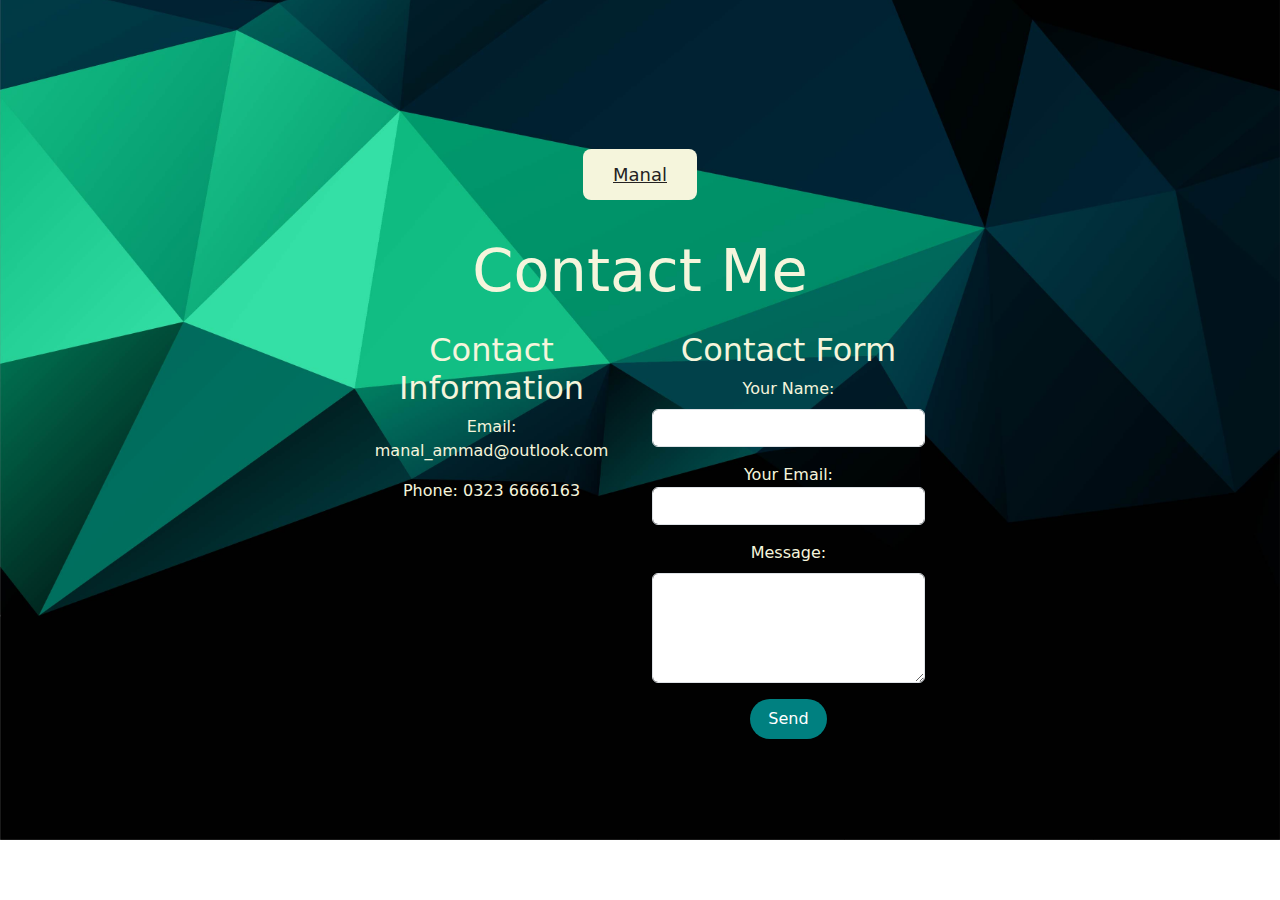
<file: contact.html>
<!DOCTYPE html>
<html>

<head>
    <title>Centered Text</title>
    <link rel="stylesheet" href="https://maxcdn.bootstrapcdn.com/bootstrap/5.0.0/css/bootstrap.min.css">
    <link rel="stylesheet" href="styles.css">
</head>

<body class="contactpage_body">

    <div class="container ">
        <div class="centered-container ">
            <div class="text-center ">
                <a href="portfolio.html" class="elegant-button">Manal</a>
                <h1 class="mt-5 contact_me">Contact Me</h1>

                <div class="row mt-4 ">
                    <div class="col-lg-6">
                        <h2>Contact Information</h2>
                        <p>Email: manal_ammad@outlook.com</p>
                        <p>Phone: 0323 6666163</p>
                    </div>

                    <div class="col-lg-6">
                        <h2>Contact Form</h2>
                        <form action="process_contact.php" method="POST">
                            <div class="mb-3">
                                <label for="name" class="form-label">Your Name:</label>
                                <input type="text" class="form-control" id="name" name="name" required>
                            </div>

                            <div class="mb-3">
                                <label for="email" class "form-label">Your Email:</label>
                                <input type="email" class="form-control" id="email" name="email" required>
                            </div>

                            <div class="mb-3">
                                <label for="message" class="form-label">Message:</label>
                                <textarea class="form-control" id="message" name="message" rows="4" required></textarea>
                            </div>

                            <button type="submit" class="btn btn-primary message_button">Send</button>
                        </form>
                    </div>
                </div>
            </div>
        </div>
    </div>

    <script src="https://maxcdn.bootstrapcdn.com/bootstrap/5.0.0/js/bootstrap.min.js"></script>
</body>

</html>
</file>
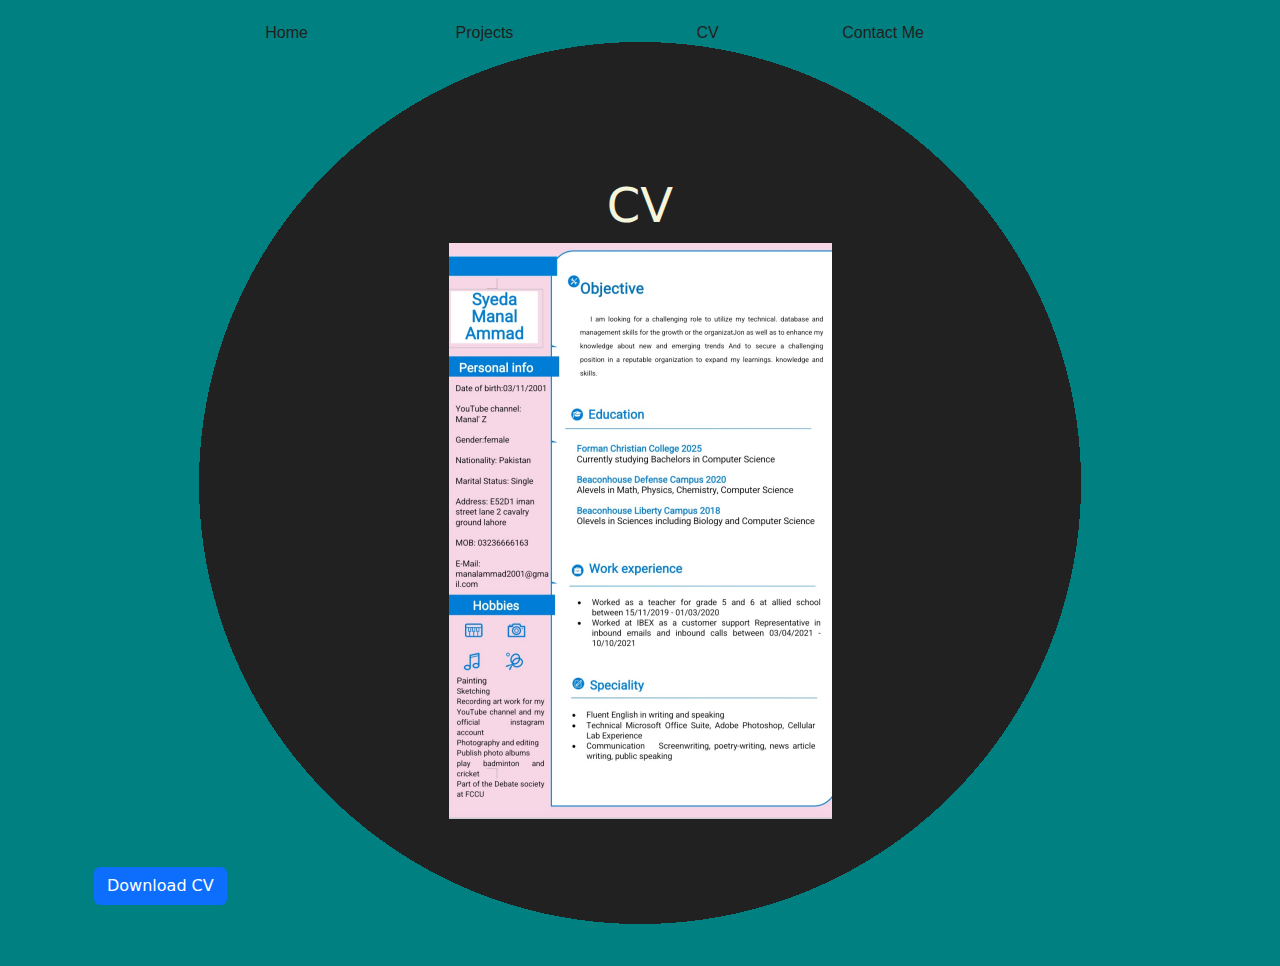
<file: cv.html>
<!DOCTYPE html>
<html lang="en">

<head>
    <meta charset="UTF-8">
    <meta name="viewport" content="width=device-width, initial-scale=1.0">
    <title>Document</title>
    <link rel="stylesheet" href="styles.css">
    <link rel="stylesheet" href="https://stackpath.bootstrapcdn.com/bootstrap/5.0.0/css/bootstrap.min.css">
</head>

<body class="cv_page">
    <nav class="container-fluid nav_projects">
        <ul class="row container-fluid mt-3">
            <li class="col-sm-3 ml-4 nav-item">
                <a href="portfolio.html" class="nav-link">Home</a>
            </li>
            <li class="col-sm-2 mr-2 nav-item">
                <a href="Projects.html" class="nav-link">Projects</a>
            </li>
            <li class="col-sm-2 nav-item">
                <a href="cv.html" class="nav-link">CV</a>
            </li>
            <li class="col-sm-2 nav-item">
                <a href="contact.html" class="nav-link">Contact Me </a>
            </li>
        </ul>
    </nav>

    <section id="cv" class="cv">
        <div class="container">
            <div class="underline-left container-fluid">
                <h2 class="cv-title container-fluid">CV</h2>
                <div class="container-fluid">
                    <img src="cvimg.png" alt="Your CV Image" class="img-fluid responsive-img">
                </div>
                <br>
                <br>
                
                <a href="cvimg.png" download>
                    <button class="btn btn-primary cv-button">Download CV</button>
                </a>
            </div>
        </div>
    </section>

    <script src="https://code.jquery.com/jquery-3.5.1.slim.min.js"></script>
    <script src="https://cdn.jsdelivr.net/npm/@popperjs/core@2.11.6/dist/umd/popper.min.js"></script>
    <script src="https://stackpath.bootstrapcdn.com/bootstrap/5.0.0/js/bootstrap.min.js"></script>
</body>

</html>
</file>
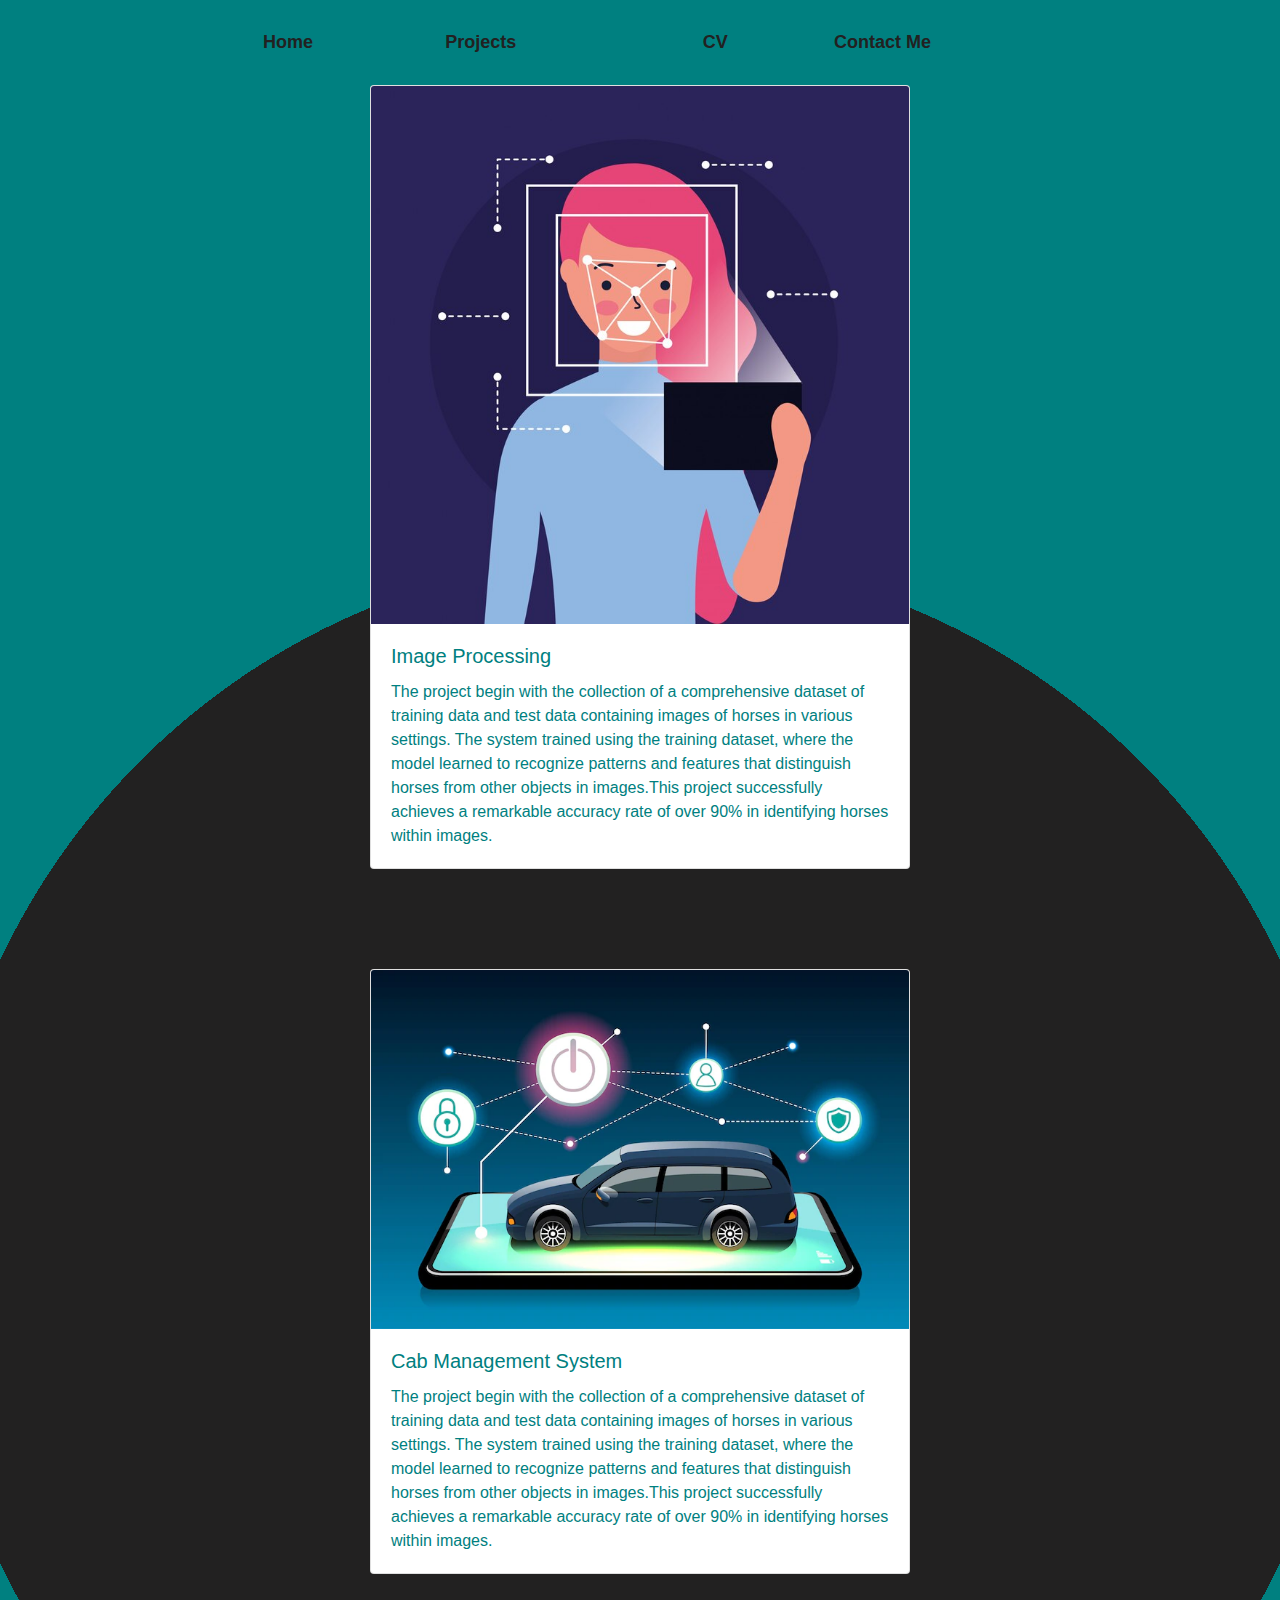
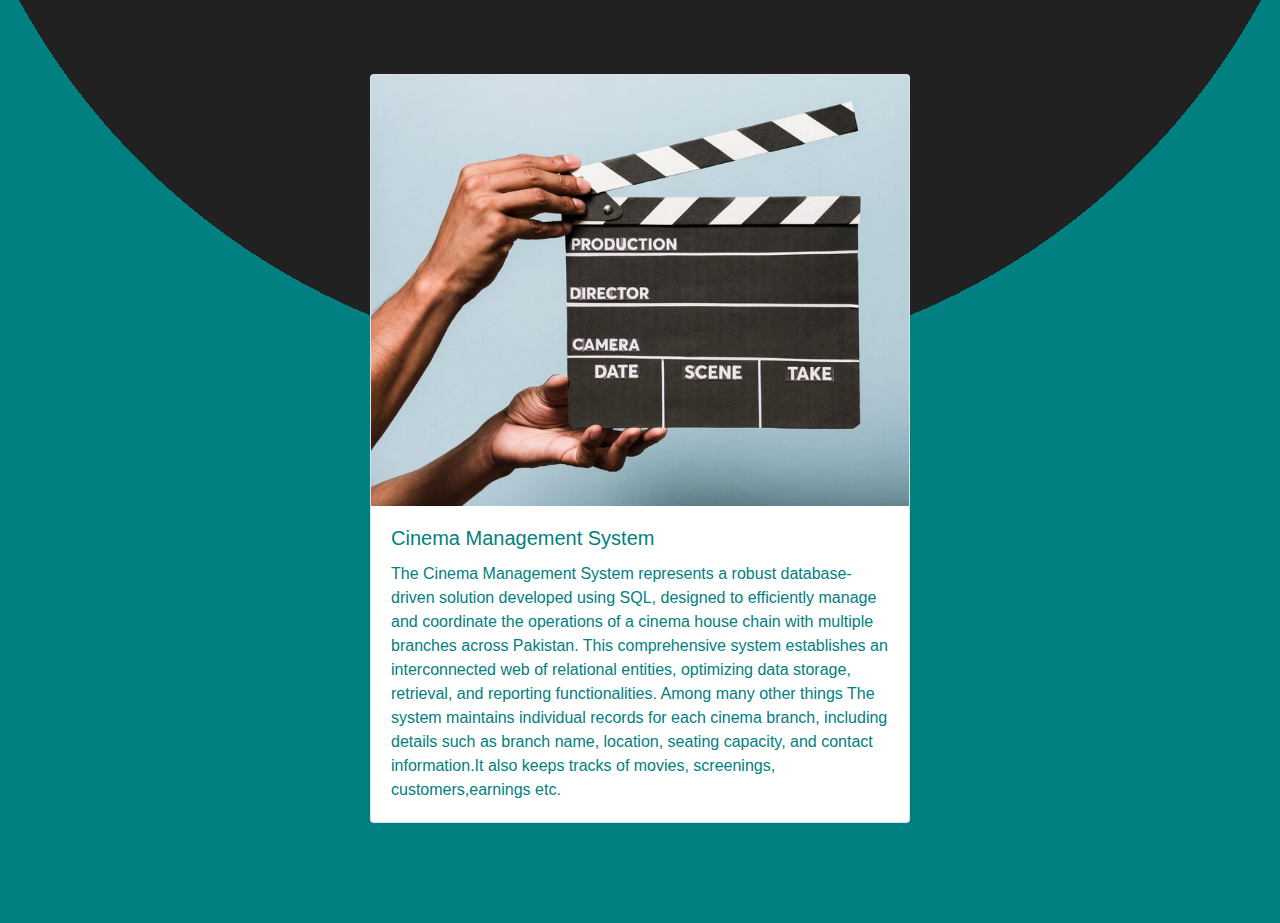
<file: Projects.html>
<!DOCTYPE html>
<html lang="en">

<head>
    <meta charset="UTF-8">
    <meta name="viewport" content="width=device-width, initial-scale=1.0">
    <title>Document</title>
    <link rel="stylesheet" href="styles.css">
    <link rel="stylesheet" href="https://stackpath.bootstrapcdn.com/bootstrap/4.5.2/css/bootstrap.min.css">
</head>

<body class="projects_page">

    <nav class="container-fluid nav_projects">
        <ul class=" row container-fluid mt-3">
    
            <li class="col-sm-3  ml-4 nav-item">
                <a href="portfolio.html" class="nav-link">Home</a>
            </li>
        
            <li class="col-sm-2 mr-2 nav-item">
                <a href="Projects.html" class="nav-link">Projects</a>
            </li>
            
            <li class="col-sm-2 nav-item">
                <a href="cv.html" class="nav-link">CV</a>
            </li>
            
            <li class="col-sm-2 nav-item">
                <a href="contact.html" class="nav-link">Contact Me </a>
            </li>
            </div>
        </ul>
    </nav>

    <div class="container">
        <div class="row justify-content-center">
            <div class="col-md-6">
                <div class="card">
                    <img src="imgd.jpg" class="card-img-top" alt="Image Description">
                    <div class="card-body">
                        <h5 class="card-title">Image Processing</h5>
                        <p class="card-text">The project begin with the collection of a comprehensive dataset of training data and test data
                        containing images of horses in various settings.
                        The system trained using the training dataset, where the model learned to recognize patterns and
                        features that
                        distinguish horses from other objects in images.This project successfully achieves a remarkable
                        accuracy rate of over 90% in identifying horses within images.
                            </p>
                        
                    </div>
                </div>
            </div>
        </div>
    </div>

    <div class="gap"></div>

    <div class="container">
        <div class="row justify-content-center">
            <div class="col-md-6">
                <div class="card">
                    <img src="cab.webp" class="card-img-top" alt="Image Description">
                    <div class="card-body">
                        <h5 class="card-title">Cab Management System</h5>
                        <p class="card-text">The project begin with the collection of a comprehensive dataset of training data and test data
                        containing images of horses in various settings.
                        The system trained using the training dataset, where the model learned to recognize patterns and
                        features that
                        distinguish horses from other objects in images.This project successfully achieves a remarkable
                        accuracy rate of over 90% in identifying horses within images.</p>
                       
                    </div>
                </div>
            </div>
        </div>
    </div>

    <div class="gap"></div>

    <div class="container">
        <div class="row justify-content-center">
            <div class="col-md-6">
                <div class="card">
                    <img src="cin.jpg" class="card-img-top" alt="Image Description">
                    <div class="card-body">
                        <h5 class="card-title">Cinema Management System</h5>
                        <p class="card-text">The Cinema Management System represents a robust database-driven solution developed using SQL,
                        designed to efficiently
                        manage and coordinate the operations of a cinema house chain with multiple branches across Pakistan.
                        This comprehensive
                        system establishes an interconnected web of relational entities, optimizing data storage, retrieval,
                        and reporting
                        functionalities. Among many other things The system maintains individual records for each cinema
                        branch, including details such as branch name, location, seating
                        capacity, and contact information.It also keeps tracks of movies, screenings, customers,earnings
                        etc.</p>
                      
                    </div>
                </div>
            </div>
        </div>
    </div>

    <div class="gap"></div>

<!DOCTYPE html>
<html>


</body>

</html>
</file>
<file: styles.css>
.homepage {
    background: radial-gradient(circle, teal, rgb(34, 33, 33)50%);
    margin: 0;
    /* Remove default body margin for full coverage */
    height: 100vh;
    background-repeat: no-repeat;
    /* Prevent repeating the gradient */
    background-size: cover;
}



.content {
    flex: 1;
    /* Takes up the remaining space */
    padding: 0px;
    /* Add padding as needed */
}

.vertical-line {
    width: 2px;
    height: 100%;
    /* Adjust the height to match the container height */
    background-color: teal;
    /* Adjust the line color as needed */
    margin: 0 10px;
    /* Adjust the margin to separate the lines */
    border-left: 1px solid red;
    /* Specify the color here */
}

nav {

    text-align: right;
    padding: 5px;
    color: beige;
    font-family: "Raleway", sans-serif;
    border-bottom: 1px solid beige;


}

nav ul {
    list-style: none;
    /* Remove bullet points from list items */
}


nav li {
    text-decoration: none;
}

nav a {
    text-decoration: none;

    /* Remove underlines from links */
}

.col-md-6 {
    display: flex;
    flex-direction: column;
    justify-content: center;
    /* Vertically center content */
    align-items: center;
    /* Horizontally center content */

}

.custom-mt-10 {
    margin-top: 10rem;
    /* Adjust the value to move it down more */
}

.gap {
    margin-top: 100px;
    margin-bottom: 100px;
}

.port {
    background-color: teal;
    padding: 8px;
    font-size: smaller;
    color: rgb(34, 33, 33);
}

.name {
    color: beige;
    font-size: 58px;
}

.desc {
    color: beige;
}

.left-image-container {
    position: relative;
    padding: 0;
}

.left-image {
    width: 100%;
    height: 100vh;
    object-fit: cover;
    position: absolute;
    top: 0;
    left: 0;
}

.part {
    background-color: rgb(27, 27, 27);
    margin-left: 10px;
}

.contactpage {
    background-image: url('co');
    /* Replace with the actual path to your image */
    background-size: cover;
    /* Adjust this property to control how the image scales */
    background-repeat: no-repeat;
    /* Prevent the image from repeating */
    background-attachment: fixed;
    /* Fix the background so it doesn't scroll with the page */
}

/* Additional custom styles to center the text within the container */
.centered-container {
    display: flex;
    justify-content: center;
    align-items: center;
    height: 100vh;
    text-align: center;
}

.contactpage_body {
    background-image: url('contact2.jpg');
    background-size: cover;
    /* Adjusts the image to cover the entire element */
    background-position: center;
    /* Centers the image within the element */
    background-repeat: no-repeat;
    /* Prevents the image from repeating */
    width: 100%;
    /* Adjust the width as needed */
    height: 400px;
    /* Adjust the height as needed */
    color: beige;
}

.contact_div {
    background-color: black;
}

/* Custom CSS for an elegant button */
.message_button {
    display: inline-block;
    padding: 8px 18px;
    background-color: teal;
    color: #fff;
    border: none;
    border-radius: 5px;
    font-size: 16px;
    cursor: pointer;
    border-radius: 20px;
    transition: background-color 0.3s ease, transform 0.1s ease;
}

.message_button:hover {
    background-color: black;
    transform: scale(1.05);
}

.message_button:focus {
    outline: none;
}

.message_button:active {
    transform: scale(0.95);
}

.contact_me {
    font-size: 59px;
}

.projects_pagee {
    background-image: url('awsqwq_20.jpg');
    background-size: cover;
    /* Adjusts the image to cover the entire element */
    background-position: center;
    /* Centers the image within the element */
    background-repeat: no-repeat;
    /* Prevents the image from repeating */
    width: 95%;
    /* Adjust the width as needed */
    height: 95vh;
    /* Adjust the height as needed */
    color: beige;
}

/* Container for the responsive div */


/* Centered image at the top */
.centered-image {
    display: block;
    max-width: 50%;
    height: auto;
    margin: 0 auto;
}
.responsive-container {
    position: relative;
    max-width: 100%;
    margin: 0 auto;
    overflow: hidden;
}

/* Description at the bottom */
.description {
    text-align: center;
    padding: 20px;
}

.project123 {
    background-color: beige;
}

.projects_page {
    background-color: black;
    color: teal;
}

.responsive-image {
    width: 100px;
    height: 200px;
    display: block;
    /* To remove any extra spacing around the image */
    margin: 0 auto;
    /* Center the image horizontally */
}

/* Styling for the download button */
.button {
    position: relative;
    width: 120px;
    height: 40px;
    background-color: #0d3d77;
    display: flex;
    align-items: center;
    color: rgb(182, 181, 181);
    flex-direction: column;
    justify-content: center;
    border: none;
    padding: 22px;
    gap: 12px;
    border-radius: 8px;
    cursor: pointer;
    transition: all 0.3s;
    /* Added a transition for smoother animation */
}
.button::before {
    content: '';
    position: absolute;
    inset: 0;
    left: -4px;
    top: -1px;
    margin: auto;
    width: 128px;
    height: 48px;
    border-radius: 10px;
    background: linear-gradient(-45deg, #e81cff 0%, #40c9ff 100%);
    z-index: -10;
    pointer-events: none;
    transition: all 0.3s;
    /* Added a transition for smoother animation */
}



.cv {
            display: flex;
            justify-content: center;
            align-items: center;
            height: 100vh;
            
        }

.cv-title{
    padding-top: 50px;
    font-size: 48px;
    text-align: center;
    color: beige;
}

.cv-button:hover {
    background-color: black;
    transform: scale(1.05);
}

.cv-button:focus {
    outline: none;
}

.cv-button:active {
    transform: scale(0.95);
}

.cv-button{ 
    display: inline-block;
        padding: 8px 18px;
        background-color: teal;
        color: #fff;
        border: none;
        border-radius: 5px;
        font-size: 16px;
        cursor: pointer;
        border-radius: 20px;
        transition: background-color 0.3s ease, transform 0.1s ease;


}

.cv_page{
        background: radial-gradient(circle, rgb(34, 33, 33)55%, teal 30%);
    }

.card:hover {
    border: 2px solid black;
    /* Change this to your desired hover border color */
    box-shadow: 0 0 10px black;
}
.projects_page{
    background-color: rgb(34, 33, 33);
    background: radial-gradient(circle,rgb(34, 33, 33)50%,teal 30%);
}
.nav_projects{
    border: none;
    color:rgb(34, 33, 33) ;
    text-decoration: none;

}





nav a {
    text-decoration: none;
    color: rgb(34, 33, 33);
    font-size: 18px;
    font-weight: 600;

    /* Remove underlines from links */
}
.nav_projects .nav-item a {
    color:rgb(34, 33, 33);
    /* Default link color */
    transition: color 0.3s;
    /* Smooth transition effect for the color change */
}

.nav_projects .nav-item a:hover {
    color: rgb(42, 75, 75);
    /* Change this to your desired hover link color */
}
        /* Custom CSS for the bouncing effect */
        .card {
            animation: bounce 1s infinite;
        }
    
        @keyframes bounce {
    
            0%,
            20%,
            50%,
            80%,
            100% {
                transform: translateY(0);
            }
    
            40% {
                transform: translateY(-10px);
            }
    
            60% {
                transform: translateY(-5px);
            }
        }
    
        
.nav-contact{
    border: none;
    text-align: center;
    color: beige;
}
.nav-contact a{
    color: beige;
}
.nav-contact li{
    color: beige;
}
/* Custom CSS for the elegant button */
.elegant-button {
    background-color: beige;
    /* Background color */
    color: rgb(36, 34, 34);
    /* Text color */
    padding: 15px 30px;
    /* Padding for the button */
    font-size: 18px;
    /* Font size */
    border: none;
    /* Remove button border */
    border-radius: 8px;
    /* Rounded corners */
    cursor: pointer;
    /* Change cursor to pointer on hover */
    transition: background-color 0.3s ease;
    /* Smooth color transition on hover */
}

.elegant-button:hover {
    background-color: teal;
    /* Background color on hover */
}

.name:hover{
    background-color: teal;
}

.intro-div{
  
    border: 2px solid black;
    /* Change this to your desired hover border color */
    box-shadow: 0 0 10px black;

}

.my-img:hover{
background-color: black;
}
.responsive-image {
    width: 100px;
    height: 200px;
    display: block;
    /* To remove any extra spacing around the image */
    margin: 0 auto;
    /* Center the image horizontally */
}

.img-fluid {
    max-width: 100%;
    height: auto;
    display: block;
    margin: 0 auto;
}
</file>
